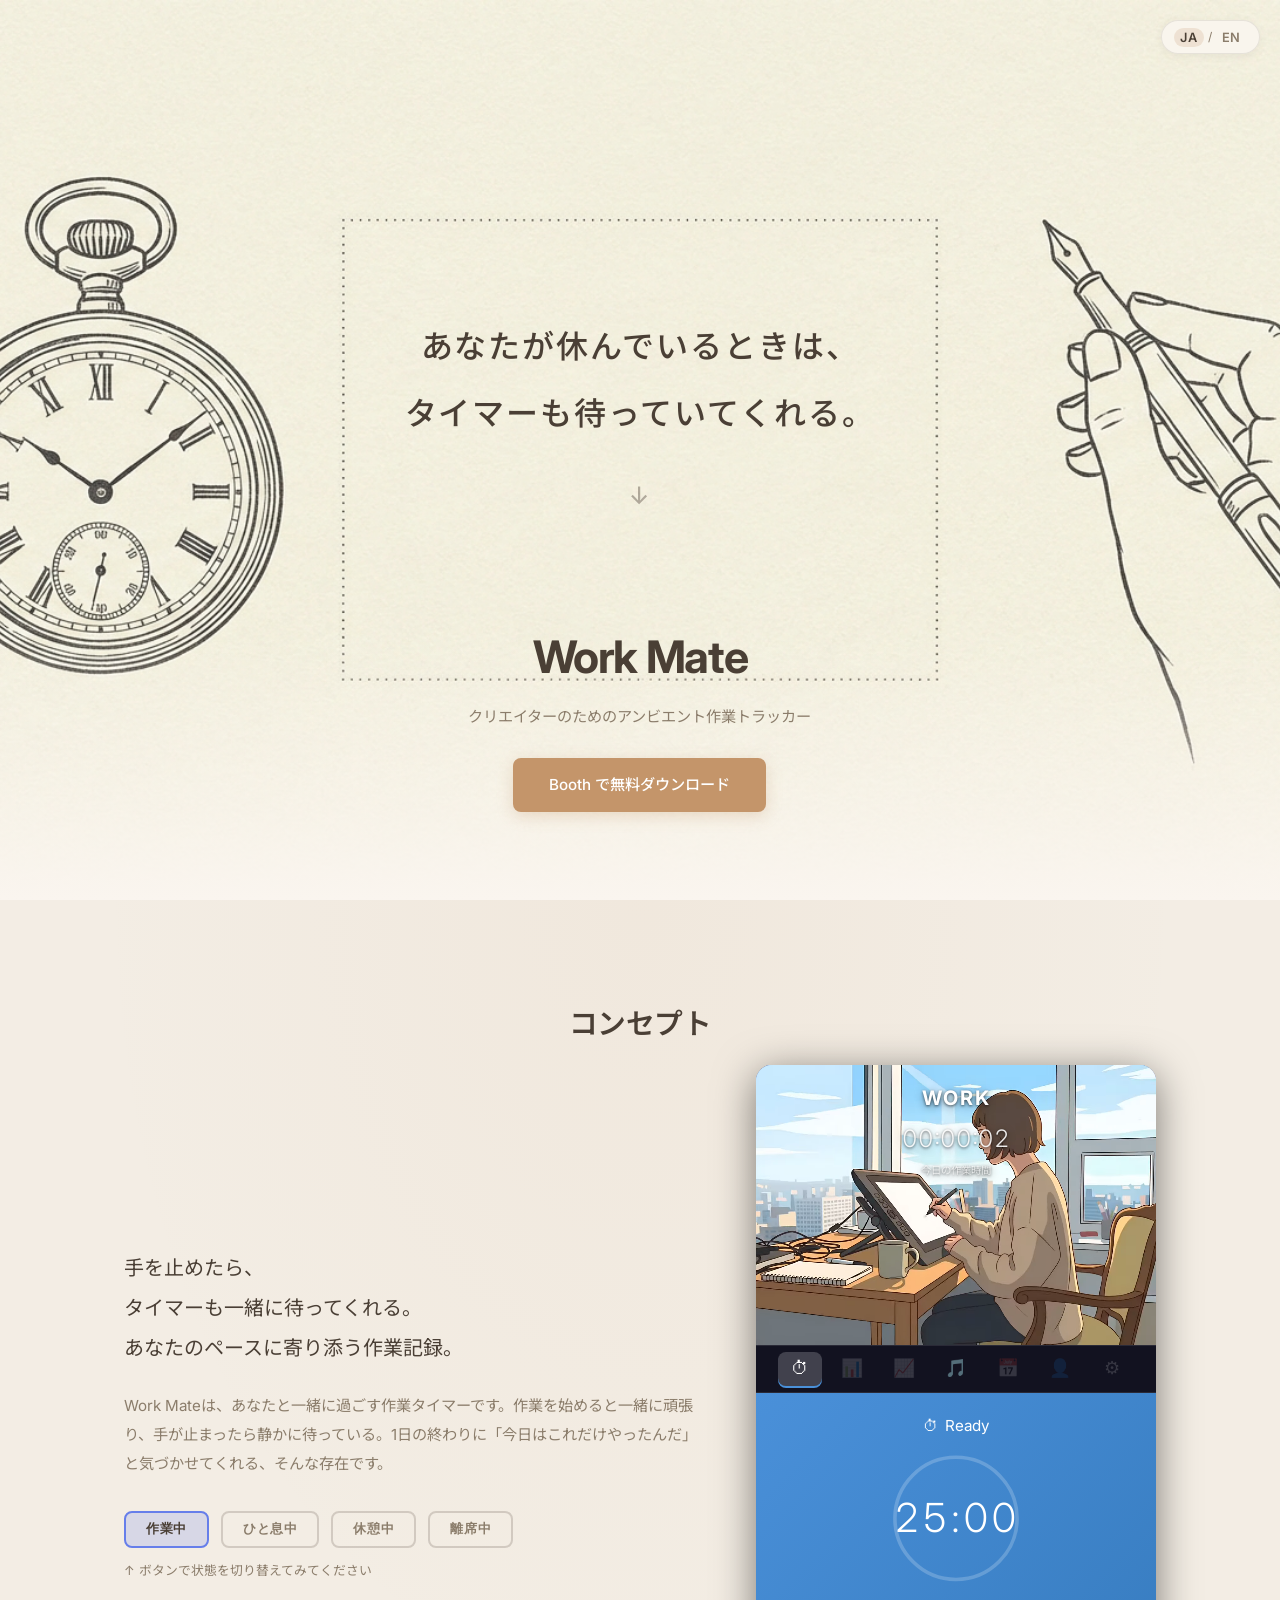
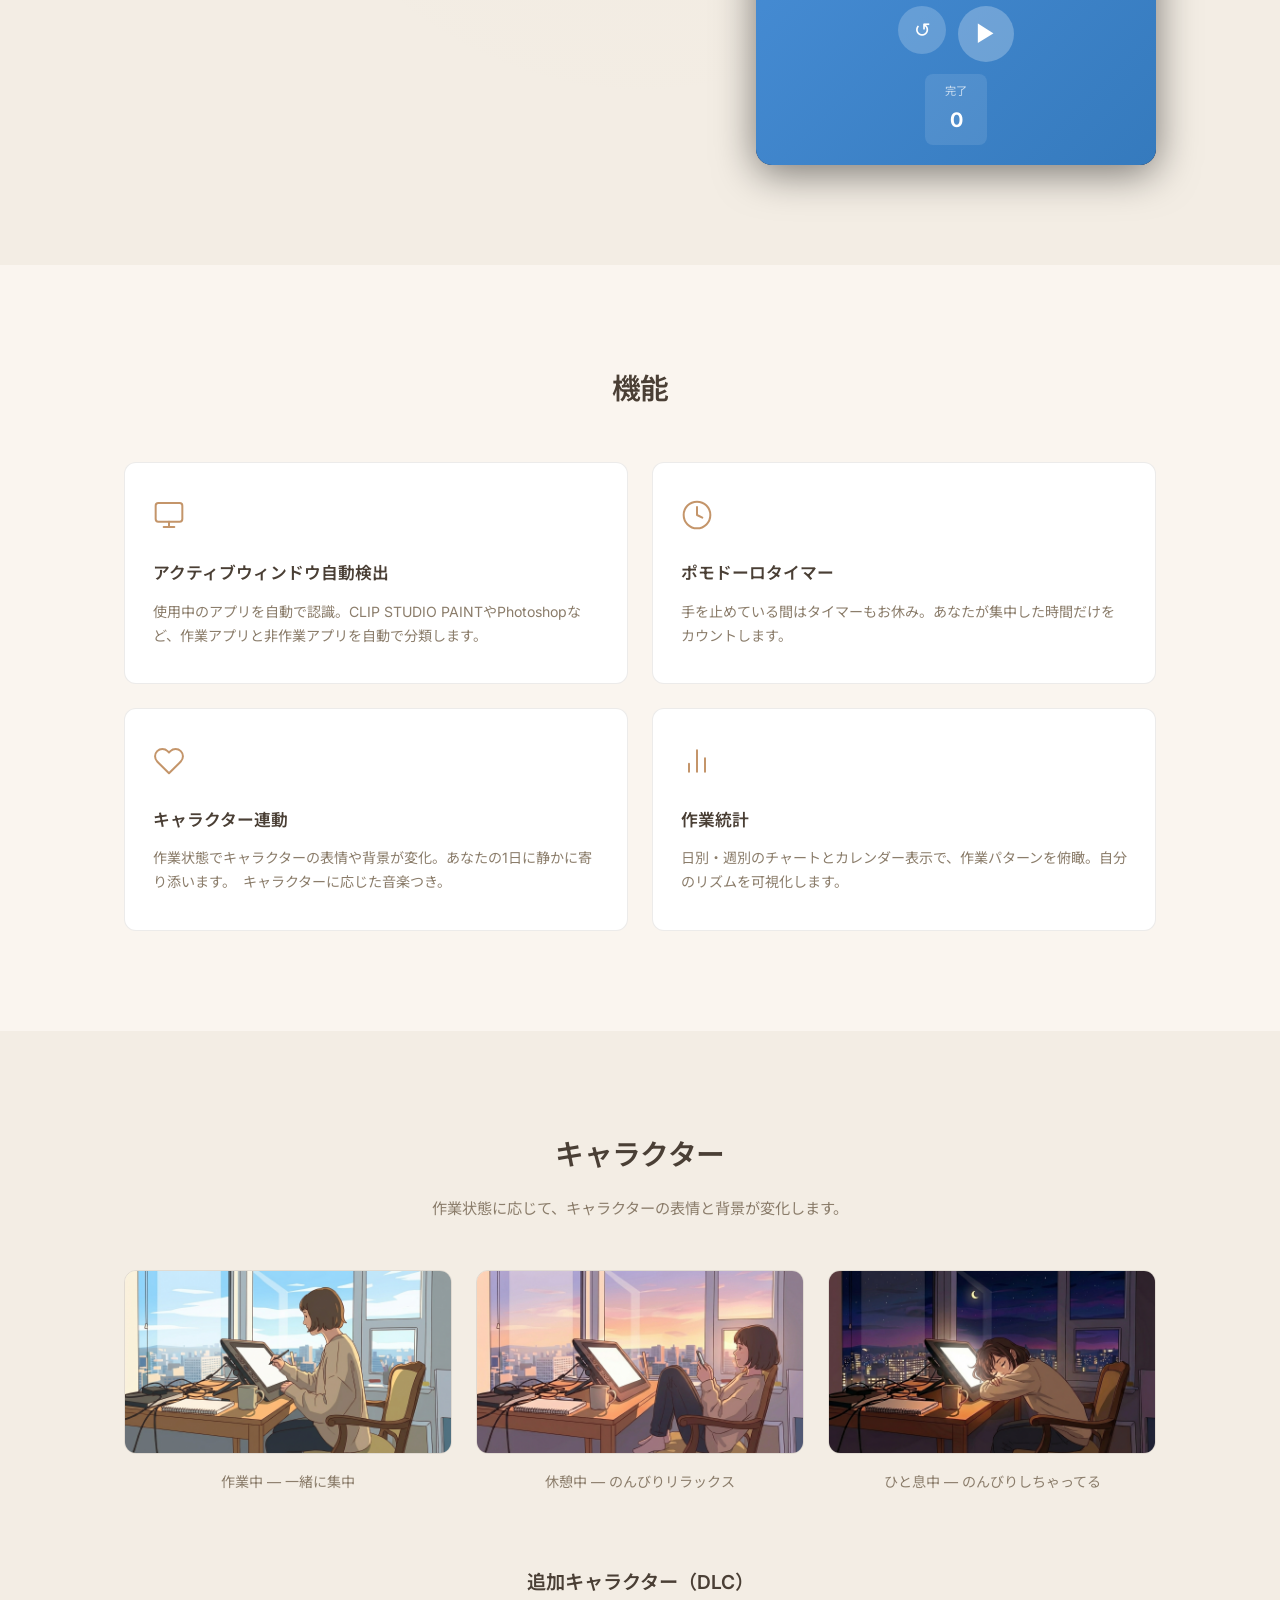
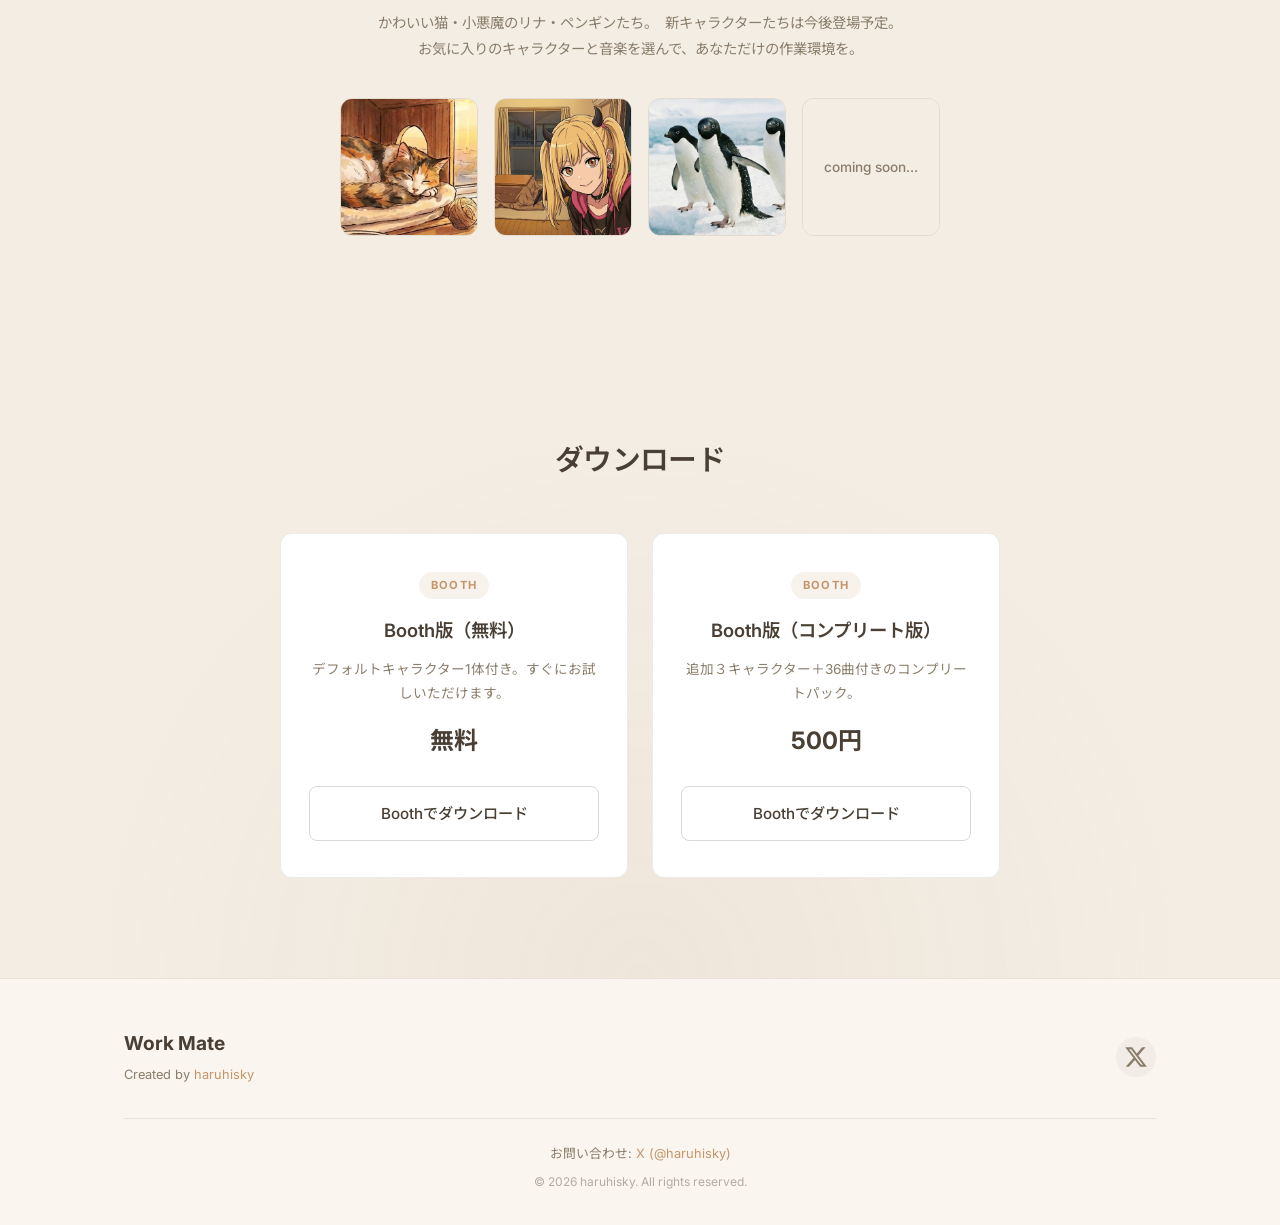
<file: index.html>
<!DOCTYPE html>
<html lang="ja" data-lang="ja">
<head>
  <meta charset="UTF-8">
  <meta name="viewport" content="width=device-width, initial-scale=1.0">
  <!-- Google tag (gtag.js) -->
  <script async src="https://www.googletagmanager.com/gtag/js?id=G-V8KLNQPKJM"></script>
  <script>
    window.dataLayer = window.dataLayer || [];
    function gtag(){dataLayer.push(arguments);}
    gtag('js', new Date());
    gtag('config', 'G-V8KLNQPKJM');
  </script>
  <title>Work Mate — あなたの作業を、静かに見守る</title>
  <meta name="description" content="あなたが休んでいるときは、タイマーも待っていてくれる。Work Mateはクリエイターのための作業記録タイマーです。">
  <link rel="preconnect" href="https://fonts.googleapis.com">
  <link rel="preconnect" href="https://fonts.gstatic.com" crossorigin>
  <link href="https://fonts.googleapis.com/css2?family=Inter:wght@300;400;500;600;700&family=Noto+Sans+JP:wght@300;400;500;600;700&display=swap" rel="stylesheet">
  <link rel="stylesheet" href="style.css">
  <link rel="stylesheet" href="demo.css">
  <!-- OGP -->
  <meta property="og:title" content="Work Mate — あなたの作業を、静かに見守る">
  <meta property="og:description" content="クリエイターのためのアンビエント作業トラッカー。キャラクターがあなたの作業を静かに見守ります。">
  <meta property="og:type" content="website">
  <meta property="og:image" content="https://haruhisky.github.io/workmate/images/bg_work_day.png">
  <meta property="og:url" content="https://haruhisky.github.io/workmate/">
  <meta name="twitter:card" content="summary_large_image">
  <meta name="twitter:site" content="@haruhisky1">
  <meta name="twitter:image" content="https://haruhisky.github.io/workmate/images/bg_work_day.png">
  <meta name="twitter:title" content="Work Mate — あなたの作業を、静かに見守る">
  <meta name="twitter:description" content="クリエイターのためのアンビエント作業トラッカー。キャラクターがあなたの作業を静かに見守ります。">
</head>
<body>

  <!-- ========== Language Toggle ========== -->
  <div class="lang-toggle" aria-label="Language switcher">
    <button class="lang-btn active" data-set-lang="ja">JA</button>
    <span class="lang-divider">/</span>
    <button class="lang-btn" data-set-lang="en">EN</button>
  </div>

  <!-- ========== Hero Section ========== -->
  <!-- 画像差し替え: 3種類から選択。hero-orange.jpeg / hero-orange-simple.jpeg / hero-cream.jpeg -->
  <section id="hero" class="hero" style="background-image: url('images/hero-cream.jpeg');">
    <div class="hero-overlay"></div>
    <div class="hero-content">
      <div class="hero-catchcopy">
        <span class="ja">あなたが休んでいるときは、<br>タイマーも待っていてくれる。</span>
        <span class="en">When you take a break,<br>the timer waits for you.</span>
        <span class="hero-arrow" aria-hidden="true">↓</span>
      </div>
      <div class="hero-sub">
        <h1 class="hero-title">Work Mate</h1>
        <p class="hero-description">
          <span class="ja">クリエイターのためのアンビエント作業トラッカー</span>
          <span class="en">An ambient time tracker for creators</span>
        </p>
        <div class="hero-actions">
          <!-- Steam Wishlist ボタン: SteamストアページURL確定後に href を差し替え -->
          <a href="https://haruhisky.booth.pm/items/7986308" class="btn btn-hero">
            <span class="ja">Booth で無料ダウンロード</span>
            <span class="en">Free Download from Booth</span>
          </a>
        </div>
      </div>
    </div>
  </section>

  <!-- ========== Concept + Demo Section ========== -->
  <section id="concept" class="section concept">
    <div class="container">
      <h2 class="section-title">
        <span class="ja">コンセプト</span>
        <span class="en">Concept</span>
      </h2>
      <div class="concept-demo-layout">
        <!-- Left: Concept Text + State Buttons -->
        <div class="concept-side">
          <p class="concept-lead">
            <span class="ja">手を止めたら、<br>タイマーも一緒に待ってくれる。<br>あなたのペースに寄り添う作業記録。</span>
            <span class="en">When you pause,<br>the timer pauses with you.<br>A work tracker that follows your pace.</span>
          </p>
          <p class="concept-body">
            <span class="ja">Work Mateは、あなたと一緒に過ごす作業タイマーです。作業を始めると一緒に頑張り、手が止まったら静かに待っている。1日の終わりに「今日はこれだけやったんだ」と気づかせてくれる、そんな存在です。</span>
            <span class="en">Work Mate is a timer that spends the day with you. It works when you work, and waits quietly when you pause. At the end of the day, it gently shows you how much you've accomplished.</span>
          </p>
          <!-- State Control Buttons -->
          <div class="demo-state-controls">
            <button class="demo-state-btn active" data-state="work"><span class="ja">作業中</span><span class="en">WORK</span></button>
            <button class="demo-state-btn" data-state="slacking"><span class="ja">ひと息中</span><span class="en">IDLE</span></button>
            <button class="demo-state-btn" data-state="break"><span class="ja">休憩中</span><span class="en">BREAK</span></button>
            <button class="demo-state-btn" data-state="away"><span class="ja">離席中</span><span class="en">AWAY</span></button>
          </div>
          <p class="demo-hint">
            <span class="ja">↑ ボタンで状態を切り替えてみてください</span>
            <span class="en">↑ Try switching states with the buttons above</span>
          </p>
        </div>

        <!-- Right: Demo App -->
        <div class="concept-demo-side demo-desktop">
          <div class="demo-wrapper" data-animate>
            <div class="demo-app">
              <!-- Character Area -->
              <div class="demo-character state-work">
                <div class="demo-char-bg"></div>
                <div class="demo-char-video-container">
                  <video class="demo-char-video demo-char-video-0 active" muted playsinline></video>
                  <video class="demo-char-video demo-char-video-1" muted playsinline></video>
                </div>
                <div class="demo-char-overlay">
                  <div class="demo-state-label">WORK</div>
                  <div class="demo-work-time">00:00:00</div>
                  <div class="demo-work-time-label">
                    <span class="ja">今日の作業時間</span>
                    <span class="en">Today's work time</span>
                  </div>
                </div>
              </div>

              <!-- Navigation -->
              <nav class="demo-nav">
                <button class="demo-nav-tab active" data-tab="timer" title="Timer">⏱</button>
                <button class="demo-nav-tab locked" data-tab="week" title="Week Chart">📊</button>
                <button class="demo-nav-tab locked" data-tab="day" title="Day Chart">📈</button>
                <button class="demo-nav-tab" data-tab="music" title="Music">🎵</button>
                <button class="demo-nav-tab locked" data-tab="calendar" title="Calendar">📅</button>
                <button class="demo-nav-tab locked" data-tab="character" title="Character">👤</button>
                <button class="demo-nav-tab locked" data-tab="settings" title="Settings">⚙</button>
              </nav>

              <!-- Content Panels -->
              <div class="demo-content">
                <!-- Timer Panel -->
                <div class="demo-panel demo-panel-timer demo-pomodoro active" data-panel="timer">
                  <div class="demo-pomo-status">
                    <span class="demo-pomo-status-icon">⏱</span>
                    <span class="demo-pomo-status-label">Ready</span>
                  </div>
                  <div class="demo-pomo-display">
                    <div class="demo-pomo-ring">
                      <svg viewBox="0 0 150 150">
                        <circle class="ring-bg" cx="75" cy="75" r="68"/>
                        <circle class="ring-progress demo-pomo-progress" cx="75" cy="75" r="68"/>
                      </svg>
                    </div>
                    <div class="demo-pomo-time">25:00</div>
                  </div>
                  <div class="demo-pomo-controls">
                    <button class="demo-pomo-btn demo-pomo-reset" title="Reset">↺</button>
                    <button class="demo-pomo-btn start-btn demo-pomo-start" title="Start">▶</button>
                  </div>
                  <div class="demo-pomo-count">
                    <span class="demo-pomo-count-label">
                      <span class="ja">完了</span>
                      <span class="en">Done</span>
                    </span>
                    <span class="demo-pomo-count-value">0</span>
                  </div>
                </div>

                <!-- Music Panel -->
                <div class="demo-panel demo-music" data-panel="music">
                  <div class="demo-music-now">
                    <div class="demo-music-now-label">Now Playing</div>
                    <div class="demo-music-now-track">Minimalist</div>
                  </div>
                  <div class="demo-music-controls">
                    <button class="demo-music-btn demo-music-prev" title="Previous">⏮</button>
                    <button class="demo-music-btn play-btn demo-music-play" title="Play">▶</button>
                    <button class="demo-music-btn demo-music-next" title="Next">⏭</button>
                  </div>
                  <div class="demo-music-volume">
                    <span class="demo-music-volume-icon">🔊</span>
                    <input type="range" class="demo-volume-slider" min="0" max="100" value="50">
                  </div>
                  <div class="demo-music-playlist">
                    <div class="demo-playlist-header">Playlist</div>
                    <div class="demo-playlist-items"></div>
                  </div>
                </div>

                <!-- Locked Panels -->
                <div class="demo-panel demo-locked" data-panel="week">
                  <div class="demo-locked-icon">🔒</div>
                  <div class="demo-locked-text">
                    <span class="ja">週間チャートはデモ版では利用できません</span>
                    <span class="en">Weekly chart is not available in the demo</span>
                  </div>
                  <div class="demo-locked-cta">
                    <a href="https://haruhisky.booth.pm/items/7986308">
                      <span class="ja">無料版をダウンロード →</span>
                      <span class="en">Download the free version →</span>
                    </a>
                  </div>
                </div>
                <div class="demo-panel demo-locked" data-panel="day">
                  <div class="demo-locked-icon">🔒</div>
                  <div class="demo-locked-text">
                    <span class="ja">日別チャートはデモ版では利用できません</span>
                    <span class="en">Daily chart is not available in the demo</span>
                  </div>
                  <div class="demo-locked-cta">
                    <a href="https://haruhisky.booth.pm/items/7986308">
                      <span class="ja">無料版をダウンロード →</span>
                      <span class="en">Download the free version →</span>
                    </a>
                  </div>
                </div>
                <div class="demo-panel demo-locked" data-panel="calendar">
                  <div class="demo-locked-icon">🔒</div>
                  <div class="demo-locked-text">
                    <span class="ja">カレンダーはデモ版では利用できません</span>
                    <span class="en">Calendar is not available in the demo</span>
                  </div>
                  <div class="demo-locked-cta">
                    <a href="https://haruhisky.booth.pm/items/7986308">
                      <span class="ja">無料版をダウンロード →</span>
                      <span class="en">Download the free version →</span>
                    </a>
                  </div>
                </div>
                <div class="demo-panel demo-locked" data-panel="character">
                  <div class="demo-locked-icon">🔒</div>
                  <div class="demo-locked-text">
                    <span class="ja">キャラクター選択はデモ版では利用できません</span>
                    <span class="en">Character select is not available in the demo</span>
                  </div>
                  <div class="demo-locked-cta">
                    <a href="https://haruhisky.booth.pm/items/7986421">
                      <span class="ja">コンプリート版をダウンロード →</span>
                      <span class="en">Download the complete edition →</span>
                    </a>
                  </div>
                </div>
                <div class="demo-panel demo-locked" data-panel="settings">
                  <div class="demo-locked-icon">🔒</div>
                  <div class="demo-locked-text">
                    <span class="ja">設定はデモ版では利用できません</span>
                    <span class="en">Settings are not available in the demo</span>
                  </div>
                  <div class="demo-locked-cta">
                    <a href="https://haruhisky.booth.pm/items/7986308">
                      <span class="ja">無料版をダウンロード →</span>
                      <span class="en">Download the free version →</span>
                    </a>
                  </div>
                </div>
              </div>
            </div>
          </div>
        </div>

        <!-- Mobile: Screenshot Gallery (replaces demo on small screens) -->
        <div class="demo-mobile-gallery">
          <div class="demo-gallery-grid">
            <img src="images/001.png" alt="Screenshot 1" loading="lazy">
            <img src="images/002.png" alt="Screenshot 2" loading="lazy">
            <img src="images/003.png" alt="Screenshot 3" loading="lazy">
            <img src="images/004.png" alt="Screenshot 4" loading="lazy">
            <img src="images/005.png" alt="Screenshot 5" loading="lazy">
            <img src="images/006.png" alt="Screenshot 6" loading="lazy">
            <img src="images/007.png" alt="Screenshot 7" loading="lazy">
            <img src="images/008.png" alt="Screenshot 8" loading="lazy">
          </div>
        </div>
      </div>
    </div>
  </section>

  <!-- ========== Features Section ========== -->
  <section id="features" class="section features">
    <div class="container">
      <h2 class="section-title">
        <span class="ja">機能</span>
        <span class="en">Features</span>
      </h2>
      <div class="features-grid">
        <!-- Feature 1: Active Window Detection -->
        <div class="feature-card" data-animate>
          <div class="feature-icon">
            <svg viewBox="0 0 24 24" width="32" height="32" fill="none" stroke="currentColor" stroke-width="1.5" stroke-linecap="round" stroke-linejoin="round"><rect x="2" y="3" width="20" height="14" rx="2"/><line x1="8" y1="21" x2="16" y2="21"/><line x1="12" y1="17" x2="12" y2="21"/></svg>
          </div>
          <h3 class="feature-title">
            <span class="ja">アクティブウィンドウ自動検出</span>
            <span class="en">Active Window Detection</span>
          </h3>
          <p class="feature-desc">
            <span class="ja">使用中のアプリを自動で認識。CLIP STUDIO PAINTやPhotoshopなど、作業アプリと非作業アプリを自動で分類します。</span>
            <span class="en">Automatically detects the app you're using. Classifies work apps like CLIP STUDIO PAINT and Photoshop from non-work apps.</span>
          </p>
        </div>
        <!-- Feature 2: Pomodoro Timer -->
        <div class="feature-card" data-animate>
          <div class="feature-icon">
            <svg viewBox="0 0 24 24" width="32" height="32" fill="none" stroke="currentColor" stroke-width="1.5" stroke-linecap="round" stroke-linejoin="round"><circle cx="12" cy="12" r="10"/><polyline points="12 6 12 12 16 14"/></svg>
          </div>
          <h3 class="feature-title">
            <span class="ja">ポモドーロタイマー</span>
            <span class="en">Pomodoro Timer</span>
          </h3>
          <p class="feature-desc">
            <span class="ja">手を止めている間はタイマーもお休み。あなたが集中した時間だけをカウントします。</span>
            <span class="en">The timer rests while you rest. It only counts the time you're truly focused.</span>
          </p>
        </div>
        <!-- Feature 3: Character Sync -->
        <div class="feature-card" data-animate>
          <div class="feature-icon">
            <svg viewBox="0 0 24 24" width="32" height="32" fill="none" stroke="currentColor" stroke-width="1.5" stroke-linecap="round" stroke-linejoin="round"><path d="M20.84 4.61a5.5 5.5 0 0 0-7.78 0L12 5.67l-1.06-1.06a5.5 5.5 0 0 0-7.78 7.78l1.06 1.06L12 21.23l7.78-7.78 1.06-1.06a5.5 5.5 0 0 0 0-7.78z"/></svg>
          </div>
          <h3 class="feature-title">
            <span class="ja">キャラクター連動</span>
            <span class="en">Character Sync</span>
          </h3>
          <p class="feature-desc">
            <span class="ja">作業状態でキャラクターの表情や背景が変化。あなたの1日に静かに寄り添います。　キャラクターに応じた音楽つき。</span>
            <span class="en">Character expressions and backgrounds shift with your work state. A quiet companion throughout your day — each with their own music.</span>
          </p>
        </div>
        <!-- Feature 4: Statistics -->
        <div class="feature-card" data-animate>
          <div class="feature-icon">
            <svg viewBox="0 0 24 24" width="32" height="32" fill="none" stroke="currentColor" stroke-width="1.5" stroke-linecap="round" stroke-linejoin="round"><line x1="18" y1="20" x2="18" y2="10"/><line x1="12" y1="20" x2="12" y2="4"/><line x1="6" y1="20" x2="6" y2="14"/></svg>
          </div>
          <h3 class="feature-title">
            <span class="ja">作業統計</span>
            <span class="en">Work Statistics</span>
          </h3>
          <p class="feature-desc">
            <span class="ja">日別・週別のチャートとカレンダー表示で、作業パターンを俯瞰。自分のリズムを可視化します。</span>
            <span class="en">Daily and weekly charts with a calendar view to see your work patterns at a glance. Visualize your own rhythm.</span>
          </p>
        </div>
      </div>
    </div>
  </section>

  <!-- ========== Character Gallery Section ========== -->
  <section id="gallery" class="section gallery">
    <div class="container">
      <h2 class="section-title">
        <span class="ja">キャラクター</span>
        <span class="en">Characters</span>
      </h2>
      <p class="section-subtitle">
        <span class="ja">作業状態に応じて、キャラクターの表情と背景が変化します。</span>
        <span class="en">Character expressions and backgrounds change based on your work state</span>
      </p>

      <!-- State Showcase: Work → Break → Slack -->
      <div class="gallery-states">
        <div class="gallery-state" data-animate>
          <div class="gallery-image-wrapper">
            <img src="images/bg_work_day.png" alt="Working state" loading="lazy">
          </div>
          <p class="gallery-state-label">
            <span class="ja">作業中 — 一緒に集中</span>
            <span class="en">Working — Focused together</span>
          </p>
        </div>
        <div class="gallery-state" data-animate>
          <div class="gallery-image-wrapper">
            <img src="images/bg_break_morning.png" alt="Break state" loading="lazy">
          </div>
          <p class="gallery-state-label">
            <span class="ja">休憩中 — のんびりリラックス</span>
            <span class="en">On break — Relaxing together</span>
          </p>
        </div>
        <div class="gallery-state" data-animate>
          <div class="gallery-image-wrapper">
            <img src="images/bg_slack_night.png" alt="Slacking state" loading="lazy">
          </div>
          <p class="gallery-state-label">
            <span class="ja">ひと息中 — のんびりしちゃってる</span>
            <span class="en">Taking it easy — Relaxing a little too much</span>
          </p>
        </div>
      </div>

      <!-- DLC Characters -->
      <div class="gallery-dlc">
        <h3 class="gallery-dlc-title">
          <span class="ja">追加キャラクター（DLC）</span>
          <span class="en">Additional Characters (DLC)</span>
        </h3>
        <p class="gallery-dlc-desc">
          <span class="ja">かわいい猫・小悪魔のリナ・ペンギンたち。　新キャラクターたちは今後登場予定。<br>お気に入りのキャラクターと音楽を選んで、あなただけの作業環境を。</span>
          <span class="en">An adorable cat, the mischievous Lina, a penguin, and more characters coming soon.<br>Pick your favorite character and music to create your own workspace.</span>
        </p>
        <div class="gallery-dlc-grid">
          <div class="dlc-card" data-animate>
            <img src="images/cat.png" alt="Cat character" loading="lazy">
          </div>
          <div class="dlc-card" data-animate>
            <img src="images/rina.png" alt="Lina character" loading="lazy">
          </div>
          <div class="dlc-card" data-animate>
            <img src="images/penguin.png" alt="Penguin character" loading="lazy">
          </div>
          <div class="dlc-card dlc-card-coming" data-animate>
            <div class="dlc-image-placeholder">
              <span>coming soon...</span>
            </div>
          </div>
        </div>
      </div>
    </div>
  </section>

  <!-- ========== Download / Steam Section ========== -->
  <section id="download" class="section download">
    <div class="container">
      <h2 class="section-title">
        <span class="ja">ダウンロード</span>
        <span class="en">Download</span>
      </h2>
      <div class="download-options">
        <!-- Steam 
        <div class="download-card" data-animate>
          <div class="download-card-badge">Steam</div>
          <h3 class="download-card-title">
            <span class="ja">Steam版</span>
            <span class="en">Steam Edition</span>
          </h3>
          <p class="download-card-desc">
            <span class="ja">自動アップデート対応。追加キャラクターDLC購入可能。</span>
            <span class="en">Auto-updates included. Purchase additional character DLC.</span>
          </p>
          <p class="download-card-price">
            <span class="ja">基本無料</span>
            <span class="en">Free to Play</span>
          </p>  -->
          <!-- Steam Wishlist ボタン: SteamストアページURL確定後に href を差し替え 
          <a href="#" class="btn btn-primary btn-block">
            <span class="ja">Steamでウィッシュリストに追加</span>
            <span class="en">Wishlist on Steam</span>
          </a>
        </div> 
        -->

        <!-- Booth -->
        <div class="download-card" data-animate>
          <div class="download-card-badge">Booth</div>
          <h3 class="download-card-title">
            <span class="ja">Booth版（無料）</span>
            <span class="en">Booth Edition (Free)</span>
          </h3>
          <p class="download-card-desc">
            <span class="ja">デフォルトキャラクター1体付き。すぐにお試しいただけます。</span>
            <span class="en">Includes one default character. Try it right away.</span>
          </p>
          <p class="download-card-price">
            <span class="ja">無料</span>
            <span class="en">Free</span>
          </p>
          <!-- Booth URL確定後に href を差し替え -->
          <a href="https://haruhisky.booth.pm/items/7986308" class="btn btn-secondary btn-block">
            <span class="ja">Boothでダウンロード</span>
            <span class="en">Download on Booth</span>
          </a>
        </div>
        <!-- Booth complete -->
        <div class="download-card" data-animate>
          <div class="download-card-badge">Booth</div>
          <h3 class="download-card-title">
            <span class="ja">Booth版（コンプリート版）</span>
            <span class="en">Booth Edition (Complete)</span>
          </h3>
          <p class="download-card-desc">
            <span class="ja">追加３キャラクター＋36曲付きのコンプリートパック。</span>
            <span class="en">Complete pack with 3 extra characters and 36 music tracks.</span>
          </p>
          <p class="download-card-price">
            <span class="ja">500円</span>
            <span class="en">&yen;500</span>
          </p>
          <!-- Booth URL確定後に href を差し替え -->
          <a href="https://haruhisky.booth.pm/items/7986421" class="btn btn-secondary btn-block">
            <span class="ja">Boothでダウンロード</span>
            <span class="en">Download on Booth</span>
          </a>
        </div>
      </div>
    </div>
  </section>

  <!-- ========== Footer ========== -->
  <footer class="footer">
    <div class="container">
      <div class="footer-content">
        <div class="footer-brand">
          <span class="footer-logo">Work Mate</span>
          <p class="footer-credit">Created by <a href="https://x.com/haruhisky1" target="_blank" rel="noopener">haruhisky</a></p>
        </div>
        <div class="footer-links">
          <!-- X (Twitter) -->
          <a href="https://x.com/haruhisky1" target="_blank" rel="noopener" class="footer-social" aria-label="X (Twitter)">
            <svg viewBox="0 0 24 24" width="24" height="24" fill="currentColor"><path d="M18.244 2.25h3.308l-7.227 8.26 8.502 11.24H16.17l-5.214-6.817L4.99 21.75H1.68l7.73-8.835L1.254 2.25H8.08l4.713 6.231zm-1.161 17.52h1.833L7.084 4.126H5.117z"/></svg>
          </a>
          <!-- YouTube: アカウント作成後に有効化
          <a href="#" target="_blank" rel="noopener" class="footer-social" aria-label="YouTube">
            <svg viewBox="0 0 24 24" width="24" height="24" fill="currentColor"><path d="M23.498 6.186a3.016 3.016 0 0 0-2.122-2.136C19.505 3.545 12 3.545 12 3.545s-7.505 0-9.377.505A3.017 3.017 0 0 0 .502 6.186C0 8.07 0 12 0 12s0 3.93.502 5.814a3.016 3.016 0 0 0 2.122 2.136c1.871.505 9.376.505 9.376.505s7.505 0 9.377-.505a3.015 3.015 0 0 0 2.122-2.136C24 15.93 24 12 24 12s0-3.93-.502-5.814zM9.545 15.568V8.432L15.818 12l-6.273 3.568z"/></svg>
          </a>
          -->
          <!-- TikTok: アカウント作成後に有効化
          <a href="#" target="_blank" rel="noopener" class="footer-social" aria-label="TikTok">
            <svg viewBox="0 0 24 24" width="24" height="24" fill="currentColor"><path d="M19.59 6.69a4.83 4.83 0 0 1-3.77-4.25V2h-3.45v13.67a2.89 2.89 0 0 1-2.88 2.5 2.89 2.89 0 0 1-2.89-2.89 2.89 2.89 0 0 1 2.89-2.89c.28 0 .54.04.79.1v-3.5a6.37 6.37 0 0 0-.79-.05A6.34 6.34 0 0 0 3.15 15a6.34 6.34 0 0 0 6.34 6.34 6.34 6.34 0 0 0 6.34-6.34V8.1a8.16 8.16 0 0 0 4.76 1.52v-3.4a4.85 4.85 0 0 1-1-.47z"/></svg>
          </a>
          -->
        </div>
      </div>
      <div class="footer-bottom">
        <p class="footer-contact">
          <span class="ja">お問い合わせ: </span>
          <span class="en">Contact: </span>
          <a href="https://x.com/haruhisky1" target="_blank" rel="noopener">X (@haruhisky)</a>
        </p>
        <p class="footer-copyright">&copy; 2026 haruhisky. All rights reserved.</p>
      </div>
    </div>
  </footer>

  <script src="script.js"></script>
  <script src="demo.js"></script>
</body>
</html>
</file>
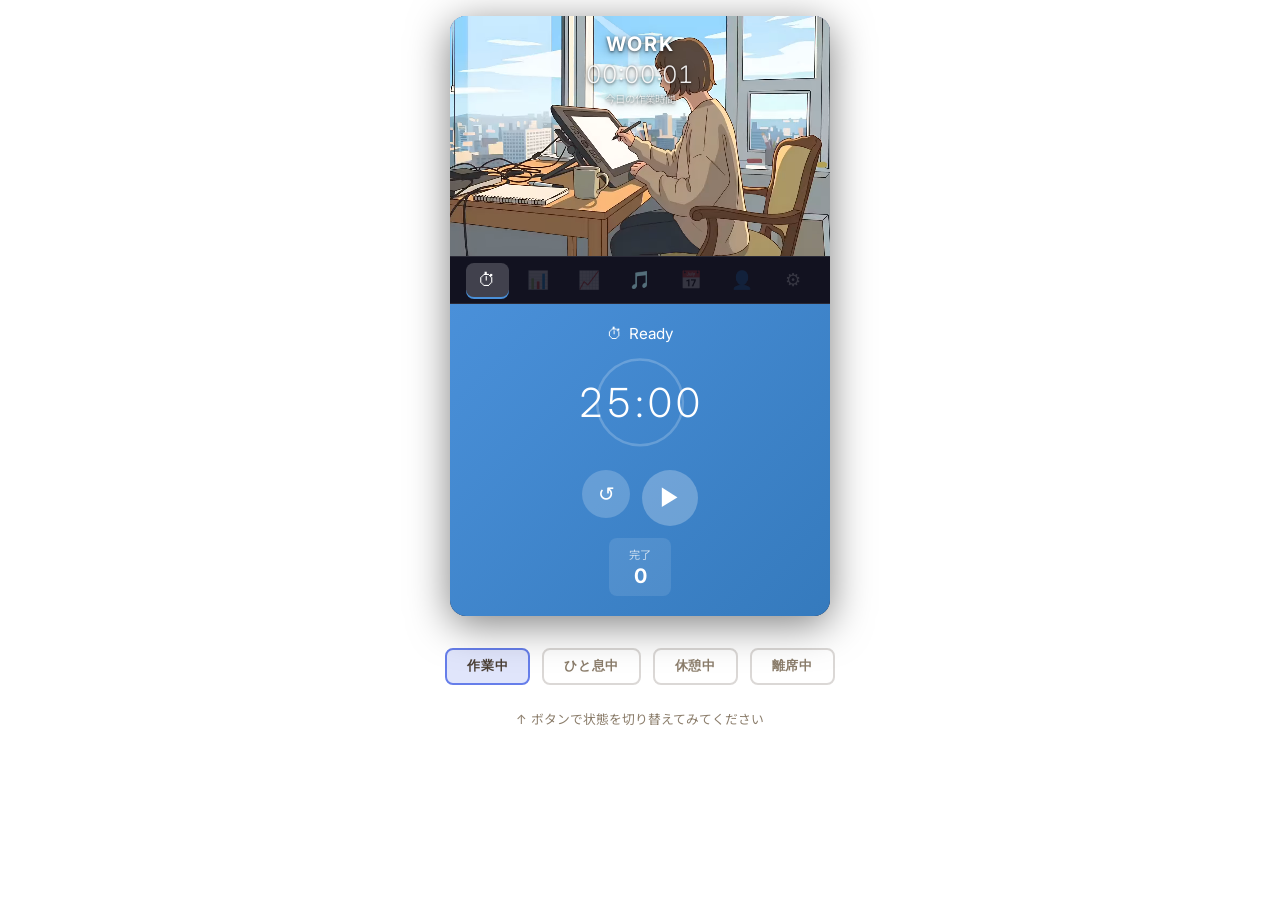
<file: demo-embed.html>
<!DOCTYPE html>
<html lang="ja">
<head>
<meta charset="UTF-8">
<meta name="viewport" content="width=device-width, initial-scale=1.0">
<title>Work Mate Demo</title>
<link rel="preconnect" href="https://fonts.googleapis.com">
<link rel="preconnect" href="https://fonts.gstatic.com" crossorigin>
<link href="https://fonts.googleapis.com/css2?family=Inter:wght@300;400;500;600;700&family=Noto+Sans+JP:wght@300;400;500;600;700&display=swap" rel="stylesheet">
<link rel="stylesheet" href="demo.css">
<style>
*, *::before, *::after { margin: 0; padding: 0; box-sizing: border-box; }
body {
  font-family: 'Inter', 'Noto Sans JP', sans-serif;
  background: transparent;
  display: flex;
  flex-direction: column;
  align-items: center;
  gap: 1rem;
  padding: 1rem;
}
.en { display: none; }
.demo-wrapper {
  max-width: 380px;
  width: 100%;
}
.demo-app {
  height: 600px;
}
.demo-state-controls {
  margin-top: 1rem;
}
.demo-hint {
  margin-top: 0.5rem;
  margin-bottom: 0;
}
</style>
</head>
<body>

<!-- Demo App -->
<div class="demo-wrapper">
  <div class="demo-app">
    <!-- Character Area -->
    <div class="demo-character state-work">
      <div class="demo-char-bg"></div>
      <div class="demo-char-video-container">
        <video class="demo-char-video demo-char-video-0 active" muted playsinline></video>
        <video class="demo-char-video demo-char-video-1" muted playsinline></video>
      </div>
      <div class="demo-char-overlay">
        <div class="demo-state-label">WORK</div>
        <div class="demo-work-time">00:00:00</div>
        <div class="demo-work-time-label">今日の作業時間</div>
      </div>
    </div>

    <!-- Navigation -->
    <nav class="demo-nav">
      <button class="demo-nav-tab active" data-tab="timer" title="Timer">&#x23F1;</button>
      <button class="demo-nav-tab locked" data-tab="week" title="Week Chart">&#x1F4CA;</button>
      <button class="demo-nav-tab locked" data-tab="day" title="Day Chart">&#x1F4C8;</button>
      <button class="demo-nav-tab" data-tab="music" title="Music">&#x1F3B5;</button>
      <button class="demo-nav-tab locked" data-tab="calendar" title="Calendar">&#x1F4C5;</button>
      <button class="demo-nav-tab locked" data-tab="character" title="Character">&#x1F464;</button>
      <button class="demo-nav-tab locked" data-tab="settings" title="Settings">&#x2699;</button>
    </nav>

    <!-- Content Panels -->
    <div class="demo-content">
      <!-- Timer Panel -->
      <div class="demo-panel demo-panel-timer demo-pomodoro active" data-panel="timer">
        <div class="demo-pomo-status">
          <span class="demo-pomo-status-icon">&#x23F1;</span>
          <span class="demo-pomo-status-label">Ready</span>
        </div>
        <div class="demo-pomo-display">
          <div class="demo-pomo-ring">
            <svg viewBox="0 0 150 150">
              <circle class="ring-bg" cx="75" cy="75" r="68"/>
              <circle class="ring-progress demo-pomo-progress" cx="75" cy="75" r="68"/>
            </svg>
          </div>
          <div class="demo-pomo-time">25:00</div>
        </div>
        <div class="demo-pomo-controls">
          <button class="demo-pomo-btn demo-pomo-reset" title="Reset">&#x21BA;</button>
          <button class="demo-pomo-btn start-btn demo-pomo-start" title="Start">&#x25B6;</button>
        </div>
        <div class="demo-pomo-count">
          <span class="demo-pomo-count-label">完了</span>
          <span class="demo-pomo-count-value">0</span>
        </div>
      </div>

      <!-- Music Panel -->
      <div class="demo-panel demo-music" data-panel="music">
        <div class="demo-music-now">
          <div class="demo-music-now-label">Now Playing</div>
          <div class="demo-music-now-track">Minimalist</div>
        </div>
        <div class="demo-music-controls">
          <button class="demo-music-btn demo-music-prev" title="Previous">&#x23EE;</button>
          <button class="demo-music-btn play-btn demo-music-play" title="Play">&#x25B6;</button>
          <button class="demo-music-btn demo-music-next" title="Next">&#x23ED;</button>
        </div>
        <div class="demo-music-volume">
          <span class="demo-music-volume-icon">&#x1F50A;</span>
          <input type="range" class="demo-volume-slider" min="0" max="100" value="50">
        </div>
        <div class="demo-music-playlist">
          <div class="demo-playlist-header">Playlist</div>
          <div class="demo-playlist-items"></div>
        </div>
      </div>

      <!-- Locked Panels -->
      <div class="demo-panel demo-locked" data-panel="week">
        <div class="demo-locked-icon">&#x1F512;</div>
        <div class="demo-locked-text">週間チャートはデモ版では利用できません</div>
        <div class="demo-locked-cta"><a href="https://haruhisky.booth.pm/items/7986308">無料版をダウンロード &rarr;</a></div>
      </div>
      <div class="demo-panel demo-locked" data-panel="day">
        <div class="demo-locked-icon">&#x1F512;</div>
        <div class="demo-locked-text">日別チャートはデモ版では利用できません</div>
        <div class="demo-locked-cta"><a href="https://haruhisky.booth.pm/items/7986308">無料版をダウンロード &rarr;</a></div>
      </div>
      <div class="demo-panel demo-locked" data-panel="calendar">
        <div class="demo-locked-icon">&#x1F512;</div>
        <div class="demo-locked-text">カレンダーはデモ版では利用できません</div>
        <div class="demo-locked-cta"><a href="https://haruhisky.booth.pm/items/7986308">無料版をダウンロード &rarr;</a></div>
      </div>
      <div class="demo-panel demo-locked" data-panel="character">
        <div class="demo-locked-icon">&#x1F512;</div>
        <div class="demo-locked-text">キャラクター設定はデモ版では利用できません</div>
        <div class="demo-locked-cta"><a href="https://haruhisky.booth.pm/items/7986308">無料版をダウンロード &rarr;</a></div>
      </div>
      <div class="demo-panel demo-locked" data-panel="settings">
        <div class="demo-locked-icon">&#x1F512;</div>
        <div class="demo-locked-text">設定はデモ版では利用できません</div>
        <div class="demo-locked-cta"><a href="https://haruhisky.booth.pm/items/7986308">無料版をダウンロード &rarr;</a></div>
      </div>
    </div>
  </div>
</div>

<!-- State Control Buttons (shown when not embedded) -->
<div class="demo-state-controls" id="localControls">
  <button class="demo-state-btn active" data-state="work">作業中</button>
  <button class="demo-state-btn" data-state="slacking">ひと息中</button>
  <button class="demo-state-btn" data-state="break">休憩中</button>
  <button class="demo-state-btn" data-state="away">離席中</button>
</div>
<p class="demo-hint" id="localHint">&#x2191; ボタンで状態を切り替えてみてください</p>

<script>
// Inline demo.js with mobile check removed
(function () {
  'use strict';

  var ASSET_BASE = 'demo/';

  var CharacterDemo = {
    currentState: 'work',
    previousState: null,
    activeVideoIndex: 0,
    videos: [],
    currentVideoPath: null,
    playingType: 'loop',
    preloadedPath: null,
    _preloadRequestId: 0,
    workTimeSec: 0,
    workTimerInterval: null,
    randomEventTimer: null,
    isPlayingEvent: false,
    RANDOM_EVENTS: { work: ['stretch','drink','think','nob'], break: ['stretch'], slacking: [], away: [] },
    stateConfig: { work:{label:'WORK'}, break:{label:'BREAK'}, away:{label:'AWAY'}, slacking:{label:'SLACKING'} },

    init: function(){
      this.el = {
        area: document.querySelector('.demo-character'),
        bg: document.querySelector('.demo-char-bg'),
        label: document.querySelector('.demo-state-label'),
        time: document.querySelector('.demo-work-time')
      };
      this.videos = [document.querySelector('.demo-char-video-0'), document.querySelector('.demo-char-video-1')];
      this.activeVideoIndex = 0;
      this.updateVideo();
      this.startWorkTimer();
      this.startRandomEventTimer();
    },
    getShortState: function(s){ return s==='slacking'?'slack':s; },
    getLoopFileName: function(s){ var sh=this.getShortState(s); return s==='work'?'loop_work_pen_day':'loop_'+sh+'_day'; },
    getTransFileName: function(f,t){ return 'trans_'+this.getShortState(f)+'_to_'+this.getShortState(t)+'_day'; },
    getEventFileName: function(s,a){ return 'event_'+this.getShortState(s)+'_'+a+'_day'; },
    videoPath: function(folder,base){ return ASSET_BASE+folder+'/'+base; },

    setState: function(state){
      if(state===this.currentState) return;
      this.stopRandomEventTimer(); this.isPlayingEvent=false;
      var prev=this.currentState; this.previousState=prev; this.currentState=state;
      this.el.area.className='demo-character state-'+state;
      this.el.label.textContent=this.stateConfig[state].label;
      if((prev==='work'&&state==='slacking')||(prev==='slacking'&&state==='work')||(prev==='away'&&state==='work')||(prev==='work'&&state==='break')||(prev==='break'&&state==='work')||(prev==='slacking'&&state==='away')){
        this.playTransition(prev,state);
      } else { this.updateVideo(); }
      PomodoroDemo.onStateChange(state);
    },
    updateVideo: function(){ this.playLoopVideo(this.getLoopFileName(this.currentState)); },
    playLoopVideo: function(base){
      var self=this, webm=this.videoPath('loop',base+'.webm'), mp4=this.videoPath('loop',base+'.mp4');
      this.playingType='loop'; this.currentVideoPath=webm;
      this.preloadVideo(webm,true,function(){
        if(self.preloadedPath){self.playPreloaded();self.updateBg();self.startRandomEventTimer();return;}
        self.currentVideoPath=mp4;
        self.preloadVideo(mp4,true,function(){if(self.preloadedPath)self.playPreloaded();self.updateBg();self.startRandomEventTimer();});
      });
    },
    playTransition: function(from,to){
      var self=this,base=this.getTransFileName(from,to),webm=this.videoPath('transition',base+'.webm'),mp4=this.videoPath('transition',base+'.mp4'),loop=this.getLoopFileName(to);
      this.playingType='transition'; this.currentVideoPath=webm;
      this.preloadVideo(webm,false,function(){
        if(!self.preloadedPath){self.currentVideoPath=mp4;self.preloadVideo(mp4,false,function(){if(!self.preloadedPath){self.playLoopVideo(loop);return;}self._playTransitionVideo(loop);});return;}
        self._playTransitionVideo(loop);
      });
    },
    _playTransitionVideo: function(loop){
      var self=this, v=this.getInactiveVideo();
      v.onended=function(){v.onended=null;self.playLoopVideo(loop);};
      this.swapVideos(); v.play().catch(function(){self.playLoopVideo(loop);}); this.preloadedPath=null; this.updateBg();
    },
    updateBg: function(){ this.el.bg.style.backgroundImage='url('+ASSET_BASE+'background/bg_'+this.getShortState(this.currentState)+'_day.png)'; },
    getActiveVideo: function(){ return this.videos[this.activeVideoIndex]; },
    getInactiveVideo: function(){ return this.videos[1-this.activeVideoIndex]; },
    swapVideos: function(){ var o=this.videos[this.activeVideoIndex],n=this.getInactiveVideo(); this.activeVideoIndex=1-this.activeVideoIndex; o.classList.remove('active'); n.classList.add('active'); o.pause(); },
    preloadVideo: function(path,loop,cb){
      var self=this, v=this.getInactiveVideo(); v.oncanplaythrough=null; v.onerror=null;
      var rid=this._preloadRequestId=(this._preloadRequestId||0)+1;
      v.loop=loop; v.src=path; v.load();
      v.oncanplaythrough=function(){v.oncanplaythrough=null;v.onerror=null;if(rid!==self._preloadRequestId)return;self.preloadedPath=path;if(cb)cb();};
      v.onerror=function(){v.onerror=null;v.oncanplaythrough=null;if(rid!==self._preloadRequestId)return;self.preloadedPath=null;if(cb)cb();};
    },
    playPreloaded: function(){ var v=this.getInactiveVideo(); this.swapVideos(); v.play().catch(function(){}); this.preloadedPath=null; },
    startWorkTimer: function(){ var self=this; this.workTimerInterval=setInterval(function(){if(self.currentState==='work'){self.workTimeSec++;self.updateTimeDisplay();}},1000); },
    updateTimeDisplay: function(){ var h=Math.floor(this.workTimeSec/3600),m=Math.floor((this.workTimeSec%3600)/60),s=this.workTimeSec%60,p=function(n){return n<10?'0'+n:''+n;}; this.el.time.textContent=p(h)+':'+p(m)+':'+p(s); },
    startRandomEventTimer: function(){
      this.stopRandomEventTimer(); if(this.isPlayingEvent)return;
      var self=this, evts=this.RANDOM_EVENTS[this.currentState]; if(!evts||!evts.length)return;
      this.randomEventTimer=setTimeout(function(){self.triggerRandomEvent();},60000+Math.random()*120000);
    },
    stopRandomEventTimer: function(){ if(this.randomEventTimer){clearTimeout(this.randomEventTimer);this.randomEventTimer=null;} },
    triggerRandomEvent: function(){
      var evts=this.RANDOM_EVENTS[this.currentState]; if(!evts||!evts.length||this.playingType!=='loop')return;
      var action=evts[Math.floor(Math.random()*evts.length)], base=this.getEventFileName(this.currentState,action);
      var webm=this.videoPath('event',base+'.webm'), mp4=this.videoPath('event',base+'.mp4'), self=this;
      this.isPlayingEvent=true; this.playingType='event'; this.currentVideoPath=webm;
      var loop=this.getLoopFileName(this.currentState);
      this.preloadVideo(webm,false,function(){
        if(!self.preloadedPath){self.currentVideoPath=mp4;self.preloadVideo(mp4,false,function(){if(!self.preloadedPath){self.isPlayingEvent=false;self.playLoopVideo(loop);return;}self._playEventVideo(loop);});return;}
        self._playEventVideo(loop);
      });
    },
    _playEventVideo: function(loop){
      var self=this, v=this.getInactiveVideo();
      v.onended=function(){v.onended=null;self.isPlayingEvent=false;self.playLoopVideo(loop);};
      this.swapVideos(); v.play().catch(function(){self.isPlayingEvent=false;self.playLoopVideo(loop);}); this.preloadedPath=null;
    }
  };

  var PomodoroDemo = {
    state:'idle', isRunning:false, totalSeconds:25*60, remainingSeconds:25*60, workDuration:25*60, breakDuration:5*60, completedCount:0, tickInterval:null, circumference:0,
    init: function(){
      this.el={panel:document.querySelector('.demo-panel-timer'),time:document.querySelector('.demo-pomo-time'),statusIcon:document.querySelector('.demo-pomo-status-icon'),statusLabel:document.querySelector('.demo-pomo-status-label'),startBtn:document.querySelector('.demo-pomo-start'),resetBtn:document.querySelector('.demo-pomo-reset'),progressBar:document.querySelector('.demo-pomo-progress'),countValue:document.querySelector('.demo-pomo-count-value')};
      this.circumference=2*Math.PI*68; this.el.progressBar.style.strokeDasharray=this.circumference; this.el.progressBar.style.strokeDashoffset=this.circumference;
      var self=this; this.el.startBtn.addEventListener('click',function(){self.toggleStartPause();}); this.el.resetBtn.addEventListener('click',function(){self.reset();}); this.updateDisplay();
    },
    toggleStartPause: function(){ this.isRunning?this.pause():this.start(); },
    start: function(){ if(this.state==='idle'){this.state='work';this.totalSeconds=this.workDuration;this.remainingSeconds=this.workDuration;this.updateStatus();} this.isRunning=true;this.el.startBtn.textContent='\u23F8'; var self=this;this.tickInterval=setInterval(function(){self.tick();},1000); },
    pause: function(){ this.isRunning=false;this.el.startBtn.textContent='\u25B6';if(this.tickInterval){clearInterval(this.tickInterval);this.tickInterval=null;} },
    reset: function(){ this.pause();this.state='idle';this.totalSeconds=this.workDuration;this.remainingSeconds=this.workDuration;this.el.panel.classList.remove('break-mode');this.updateStatus();this.updateDisplay(); },
    tick: function(){ if(this.state==='work'&&CharacterDemo.currentState!=='work')return; this.remainingSeconds--;if(this.remainingSeconds<=0){this.onComplete();return;} this.updateDisplay(); },
    onComplete: function(){ if(this.state==='work'){this.completedCount++;this.el.countValue.textContent=this.completedCount;this.state='break';this.totalSeconds=this.breakDuration;this.remainingSeconds=this.breakDuration;this.el.panel.classList.add('break-mode');} else{this.state='work';this.totalSeconds=this.workDuration;this.remainingSeconds=this.workDuration;this.el.panel.classList.remove('break-mode');} this.updateStatus();this.updateDisplay(); },
    updateDisplay: function(){ var m=Math.floor(this.remainingSeconds/60),s=this.remainingSeconds%60; this.el.time.textContent=(m<10?'0':'')+m+':'+(s<10?'0':'')+s; var p=this.totalSeconds>0?(this.totalSeconds-this.remainingSeconds)/this.totalSeconds:0; this.el.progressBar.style.strokeDashoffset=this.circumference*(1-p); },
    updateStatus: function(){ if(this.state==='idle'){this.el.statusIcon.textContent='\u23F1';this.el.statusLabel.textContent='Ready';}else if(this.state==='work'){this.el.statusIcon.textContent='\uD83D\uDCBB';this.el.statusLabel.textContent='Focus Time';}else{this.el.statusIcon.textContent='\u2615';this.el.statusLabel.textContent='Break Time';} },
    onStateChange: function(){}
  };

  var MusicDemo = {
    tracks:[{name:'Minimalist',file:'Minimalist.mp3'},{name:'gentle rain',file:'gentle rain.mp3'},{name:'Water Lily',file:'Water Lily.mp3'}],
    currentIndex:0, isPlaying:false, audio:null,
    init: function(){
      this.audio=new Audio(); this.audio.volume=0.5;
      this.el={nowTrack:document.querySelector('.demo-music-now-track'),playBtn:document.querySelector('.demo-music-play'),prevBtn:document.querySelector('.demo-music-prev'),nextBtn:document.querySelector('.demo-music-next'),volumeSlider:document.querySelector('.demo-volume-slider'),playlistItems:document.querySelector('.demo-playlist-items')};
      var self=this;
      this.el.playBtn.addEventListener('click',function(){self.togglePlay();});
      this.el.prevBtn.addEventListener('click',function(){self.prev();});
      this.el.nextBtn.addEventListener('click',function(){self.next();});
      this.el.volumeSlider.addEventListener('input',function(){self.audio.volume=this.value/100;});
      this.audio.addEventListener('ended',function(){self.next();});
      this.renderPlaylist(); this.loadTrack(0);
    },
    renderPlaylist: function(){
      var self=this,html='';
      for(var i=0;i<this.tracks.length;i++) html+='<div class="demo-playlist-item'+(i===0?' active':'')+'" data-index="'+i+'"><span class="demo-playlist-num">'+(i+1)+'</span><span class="demo-playlist-name">'+this.tracks[i].name+'</span></div>';
      this.el.playlistItems.innerHTML=html;
      this.el.playlistItems.addEventListener('click',function(e){var it=e.target.closest('.demo-playlist-item');if(it){self.loadTrack(parseInt(it.getAttribute('data-index'),10));self.play();}});
    },
    loadTrack: function(i){ this.currentIndex=i; this.audio.src=ASSET_BASE+'music/'+this.tracks[i].file; this.el.nowTrack.textContent=this.tracks[i].name; this.highlightPlaylistItem(i); },
    highlightPlaylistItem: function(i){ var items=this.el.playlistItems.querySelectorAll('.demo-playlist-item'); for(var j=0;j<items.length;j++) items[j].classList.toggle('active',j===i); },
    togglePlay: function(){ this.isPlaying?this.pause():this.play(); },
    play: function(){ var self=this; this.audio.play().then(function(){self.isPlaying=true;self.el.playBtn.textContent='\u23F8';}).catch(function(){}); },
    pause: function(){ this.audio.pause();this.isPlaying=false;this.el.playBtn.textContent='\u25B6'; },
    next: function(){ var i=(this.currentIndex+1)%this.tracks.length; this.loadTrack(i); if(this.isPlaying)this.play(); },
    prev: function(){ var i=(this.currentIndex-1+this.tracks.length)%this.tracks.length; this.loadTrack(i); if(this.isPlaying)this.play(); }
  };

  var Navigation = {
    activeTab:'timer',
    init: function(){
      var self=this; document.querySelectorAll('.demo-nav-tab').forEach(function(tab){
        tab.addEventListener('click',function(){ var t=this.getAttribute('data-tab'); if(this.classList.contains('locked'))return; self.switchTab(t); });
      });
    },
    switchTab: function(t){
      this.activeTab=t;
      document.querySelectorAll('.demo-nav-tab').forEach(function(tab){tab.classList.toggle('active',tab.getAttribute('data-tab')===t);});
      document.querySelectorAll('.demo-panel').forEach(function(p){p.classList.toggle('active',p.getAttribute('data-panel')===t);});
    }
  };

  function initStateButtons(){
    var btns=document.querySelectorAll('.demo-state-btn');
    btns.forEach(function(btn){
      btn.addEventListener('click',function(){
        var state=this.getAttribute('data-state');
        CharacterDemo.setState(state);
        btns.forEach(function(b){b.classList.toggle('active',b.getAttribute('data-state')===state);});
      });
    });
  }

  function initDemo(){
    CharacterDemo.init(); PomodoroDemo.init(); MusicDemo.init(); Navigation.init(); initStateButtons();
  }

  // Listen for postMessage from parent (iframe embedding)
  window.addEventListener('message', function(e) {
    if (e.data && e.data.type === 'setState' && e.data.state) {
      CharacterDemo.setState(e.data.state);
      // Also update local buttons if visible
      var btns = document.querySelectorAll('.demo-state-btn');
      btns.forEach(function(b){ b.classList.toggle('active', b.getAttribute('data-state') === e.data.state); });
    }
  });

  // Hide local controls when embedded in iframe
  if (window !== window.top) {
    var lc = document.getElementById('localControls');
    var lh = document.getElementById('localHint');
    if (lc) lc.style.display = 'none';
    if (lh) lh.style.display = 'none';
  }

  if(document.readyState==='loading') document.addEventListener('DOMContentLoaded',initDemo);
  else initDemo();
})();
</script>
</body>
</html>
</file>
<file: style.css>
/* =========================================
   Work Mate — Landing Page Styles
   Color palette: warm milk-tea theme
   ========================================= */

:root {
  --color-work: #667eea;
  --color-work-light: #7c8ff0;
  --color-break: #11998e;
  --color-slacking: #f093fb;
  --color-bg: #faf5ef;
  --color-bg-light: #f3ede4;
  --color-bg-card: #ffffff;
  --color-text: #4a3f35;
  --color-text-muted: #8b7d6b;
  --color-border: rgba(74, 63, 53, 0.1);
  --color-accent: #c4956a;
  --color-accent-hover: #b07e55;
  --font-ja: 'Noto Sans JP', 'Hiragino Sans', sans-serif;
  --font-en: 'Inter', sans-serif;
}

/* ---- Reset ---- */
*, *::before, *::after {
  margin: 0;
  padding: 0;
  box-sizing: border-box;
}

html {
  scroll-behavior: smooth;
  font-size: 16px;
}

body {
  font-family: var(--font-en), var(--font-ja);
  background: var(--color-bg);
  color: var(--color-text);
  line-height: 1.7;
  -webkit-font-smoothing: antialiased;
  -moz-osx-font-smoothing: grayscale;
}

img {
  max-width: 100%;
  height: auto;
  display: block;
}

a {
  color: var(--color-accent);
  text-decoration: none;
  transition: color 0.2s;
}

a:hover {
  color: var(--color-accent-hover);
}

/* ---- Language Toggle ---- */
[data-lang="ja"] .en { display: none; }
[data-lang="en"] .ja { display: none; }

.lang-toggle {
  position: fixed;
  top: 20px;
  right: 20px;
  z-index: 100;
  display: flex;
  align-items: center;
  gap: 4px;
  background: rgba(250, 245, 239, 0.9);
  backdrop-filter: blur(12px);
  -webkit-backdrop-filter: blur(12px);
  padding: 6px 12px;
  border-radius: 20px;
  border: 1px solid var(--color-border);
  box-shadow: 0 2px 8px rgba(74, 63, 53, 0.08);
}

.lang-btn {
  background: none;
  border: none;
  color: var(--color-text-muted);
  font-family: var(--font-en);
  font-size: 0.8rem;
  font-weight: 600;
  letter-spacing: 0.05em;
  cursor: pointer;
  padding: 2px 6px;
  border-radius: 10px;
  transition: all 0.2s;
}

.lang-btn.active {
  color: var(--color-text);
  background: rgba(196, 149, 106, 0.2);
}

.lang-btn:hover {
  color: var(--color-text);
}

.lang-divider {
  color: var(--color-text-muted);
  font-size: 0.75rem;
  user-select: none;
}

/* ---- Container ---- */
.container {
  max-width: 1080px;
  margin: 0 auto;
  padding: 0 24px;
}

/* ---- Sections ---- */
.section {
  padding: 100px 0;
}

.section-title {
  font-size: 1.8rem;
  font-weight: 600;
  text-align: center;
  margin-bottom: 16px;
  letter-spacing: -0.02em;
}

.section-subtitle {
  text-align: center;
  color: var(--color-text-muted);
  font-size: 0.95rem;
  margin-bottom: 48px;
}

/* ---- Buttons ---- */
.btn {
  display: inline-flex;
  align-items: center;
  justify-content: center;
  gap: 8px;
  padding: 14px 32px;
  border-radius: 8px;
  font-size: 0.95rem;
  font-weight: 500;
  font-family: var(--font-en), var(--font-ja);
  text-decoration: none;
  transition: all 0.25s ease;
  cursor: pointer;
  border: none;
}

.btn-primary {
  background: var(--color-accent);
  color: #fff;
  box-shadow: 0 4px 16px rgba(196, 149, 106, 0.3);
}

.btn-primary:hover {
  color: #fff;
  transform: translateY(-2px);
  background: var(--color-accent-hover);
  box-shadow: 0 6px 24px rgba(196, 149, 106, 0.4);
}

.btn-secondary {
  background: transparent;
  color: var(--color-text);
  border: 1px solid rgba(74, 63, 53, 0.2);
}

.btn-secondary:hover {
  color: var(--color-text);
  border-color: var(--color-accent);
  background: rgba(196, 149, 106, 0.08);
}

.btn-block {
  width: 100%;
}

.btn-icon {
  flex-shrink: 0;
}

/* ========== Hero ========== */
.hero {
  position: relative;
  min-height: 100vh;
  display: flex;
  align-items: center;
  justify-content: center;
  text-align: center;
  overflow: hidden;
  background-size: cover;
  background-position: center;
  background-repeat: no-repeat;
  background-color: #faf5ef;
}

.hero-overlay {
  position: absolute;
  inset: 0;
  background: linear-gradient(
    to bottom,
    rgba(250, 245, 239, 0) 0%,
    rgba(250, 245, 239, 0) 70%,
    rgba(250, 245, 239, 0.6) 90%,
    rgba(250, 245, 239, 1) 100%
  );
  z-index: 1;
}

.hero-content {
  position: relative;
  z-index: 2;
  padding: 40px 24px;
  display: flex;
  flex-direction: column;
  align-items: center;
  justify-content: center;
  min-height: 100vh;
}

.hero-catchcopy {
  font-size: 2rem;
  font-weight: 500;
  line-height: 2.1;
  color: #4a3f35;
  letter-spacing: 0.06em;
  flex: 1;
  display: flex;
  flex-direction: column;
  align-items: center;
  justify-content: center;
  text-align: center;
  padding-top: calc(12vh + 2.1em);
}

.hero-catchcopy em {
  font-style: normal;
  font-weight: 700;
  font-size: 2.3rem;
  color: #4a3f35;
}

.hero-arrow {
  display: block;
  margin-top: 24px;
  font-size: 1.5rem;
  color: rgba(74, 63, 53, 0.4);
  animation: hero-arrow-bounce 2s ease-in-out infinite;
}

@keyframes hero-arrow-bounce {
  0%, 100% { transform: translateY(0); }
  50% { transform: translateY(8px); }
}

.hero-sub {
  margin-top: auto;
  padding-bottom: 48px;
}

.hero-title {
  font-size: 2.8rem;
  font-weight: 700;
  letter-spacing: -0.03em;
  margin-bottom: 8px;
  color: #4a3f35;
}

.hero-description {
  font-size: 0.95rem;
  color: #8b7d6b;
  margin-bottom: 28px;
  line-height: 1.8;
}

.btn-hero {
  display: inline-flex;
  align-items: center;
  justify-content: center;
  padding: 14px 36px;
  border-radius: 8px;
  font-size: 0.95rem;
  font-weight: 500;
  font-family: var(--font-en), var(--font-ja);
  text-decoration: none;
  transition: all 0.25s ease;
  cursor: pointer;
  border: none;
  color: #fff;
  background: var(--color-accent);
  box-shadow: 0 4px 16px rgba(196, 149, 106, 0.3);
}

.btn-hero:hover {
  color: #fff;
  background: var(--color-accent-hover);
  box-shadow: 0 6px 24px rgba(196, 149, 106, 0.4);
  transform: translateY(-2px);
}

.hero-actions {
  display: flex;
  justify-content: center;
  gap: 16px;
  flex-wrap: wrap;
}

/* ========== Concept + Demo ========== */
.concept {
  background:
    radial-gradient(ellipse at 50% 0%, rgba(196, 149, 106, 0.06) 0%, transparent 60%),
    var(--color-bg-light);
}

.concept-demo-layout {
  display: flex;
  align-items: center;
  gap: 48px;
}

.concept-side {
  flex: 1;
  min-width: 0;
}

.concept-demo-side {
  flex: 0 0 400px;
}

.concept-lead {
  font-size: 1.25rem;
  font-weight: 400;
  line-height: 2;
  margin-bottom: 24px;
  color: var(--color-text);
}

.concept-body {
  font-size: 0.95rem;
  color: var(--color-text-muted);
  line-height: 1.9;
  margin-bottom: 32px;
}

/* State buttons inside concept side */
.concept-side .demo-state-controls {
  justify-content: flex-start;
  flex-wrap: wrap;
}

.concept-side .demo-hint {
  text-align: left;
}

/* ========== Features ========== */
.features {
  background: var(--color-bg);
}

.features-grid {
  display: grid;
  grid-template-columns: repeat(2, 1fr);
  gap: 24px;
  margin-top: 48px;
}

.feature-card {
  background: var(--color-bg-card);
  border: 1px solid var(--color-border);
  border-radius: 12px;
  padding: 36px 28px;
  transition: transform 0.3s ease, box-shadow 0.3s ease;
}

.feature-card:hover {
  transform: translateY(-2px);
  box-shadow: 0 8px 24px rgba(74, 63, 53, 0.08);
}

.feature-icon {
  color: var(--color-accent);
  margin-bottom: 20px;
}

.feature-title {
  font-size: 1.05rem;
  font-weight: 600;
  margin-bottom: 12px;
}

.feature-desc {
  font-size: 0.88rem;
  color: var(--color-text-muted);
  line-height: 1.7;
}

/* ========== Gallery ========== */
.gallery {
  background: var(--color-bg-light);
}

.gallery-states {
  display: grid;
  grid-template-columns: repeat(3, 1fr);
  gap: 24px;
  margin-bottom: 72px;
}

.gallery-state {
  text-align: center;
}

.gallery-image-wrapper {
  border-radius: 12px;
  overflow: hidden;
  margin-bottom: 16px;
  border: 1px solid var(--color-border);
}

.gallery-image-wrapper img {
  width: 100%;
  height: auto;
  display: block;
}

.gallery-state-label {
  font-size: 0.88rem;
  color: var(--color-text-muted);
}

/* DLC */
.gallery-dlc {
  text-align: center;
}

.gallery-dlc-title {
  font-size: 1.2rem;
  font-weight: 600;
  margin-bottom: 12px;
}

.gallery-dlc-desc {
  font-size: 0.9rem;
  color: var(--color-text-muted);
  max-width: 560px;
  margin: 0 auto 36px;
  line-height: 1.8;
}

.gallery-dlc-grid {
  display: grid;
  grid-template-columns: repeat(4, 1fr);
  gap: 16px;
  max-width: 600px;
  margin: 0 auto;
}

.dlc-card {
  border-radius: 12px;
  overflow: hidden;
  border: 1px solid var(--color-border);
  transition: transform 0.3s ease, border-color 0.3s ease;
}

.dlc-card:hover {
  transform: translateY(-3px);
  border-color: var(--color-accent);
}

.dlc-card img {
  width: 100%;
  height: 100%;
  object-fit: cover;
  display: block;
  aspect-ratio: 1;
}

.dlc-image-placeholder {
  aspect-ratio: 1;
  background: var(--color-bg-light);
  display: flex;
  align-items: center;
  justify-content: center;
  font-size: 0.85rem;
  font-weight: 500;
  color: var(--color-text-muted);
}

/* ========== Video ========== */
.video-section {
  background: var(--color-bg);
}

.video-wrapper {
  max-width: 720px;
  margin: 48px auto 0;
  border-radius: 16px;
  overflow: hidden;
  border: 1px solid var(--color-border);
  background: var(--color-bg-card);
}

.video-wrapper iframe {
  width: 100%;
  aspect-ratio: 16 / 9;
  display: block;
}

.video-placeholder {
  aspect-ratio: 16 / 9;
  display: flex;
  flex-direction: column;
  align-items: center;
  justify-content: center;
  gap: 16px;
  color: var(--color-text-muted);
  font-size: 0.9rem;
}

.video-placeholder svg {
  opacity: 0.3;
}

/* ========== Download ========== */
.download {
  background:
    radial-gradient(ellipse at 50% 100%, rgba(196, 149, 106, 0.08) 0%, transparent 60%),
    var(--color-bg-light);
}

.download-options {
  display: grid;
  grid-template-columns: repeat(2, 1fr);
  gap: 24px;
  max-width: 720px;
  margin: 48px auto 0;
}

.download-card {
  background: var(--color-bg-card);
  border: 1px solid var(--color-border);
  border-radius: 12px;
  padding: 36px 28px;
  text-align: center;
  transition: transform 0.3s ease, box-shadow 0.3s ease;
}

.download-card:hover {
  transform: translateY(-2px);
  box-shadow: 0 8px 24px rgba(74, 63, 53, 0.08);
}

.download-card-badge {
  display: inline-block;
  font-size: 0.7rem;
  font-weight: 700;
  letter-spacing: 0.1em;
  text-transform: uppercase;
  color: var(--color-accent);
  background: rgba(196, 149, 106, 0.12);
  padding: 4px 12px;
  border-radius: 20px;
  margin-bottom: 16px;
}

.download-card-title {
  font-size: 1.15rem;
  font-weight: 600;
  margin-bottom: 12px;
}

.download-card-desc {
  font-size: 0.85rem;
  color: var(--color-text-muted);
  margin-bottom: 16px;
  line-height: 1.7;
}

.download-card-price {
  font-size: 1.5rem;
  font-weight: 700;
  margin-bottom: 24px;
  color: var(--color-text);
}

/* ========== Footer ========== */
.footer {
  background: var(--color-bg);
  border-top: 1px solid var(--color-border);
  padding: 48px 0 32px;
}

.footer-content {
  display: flex;
  align-items: center;
  justify-content: space-between;
  margin-bottom: 32px;
}

.footer-logo {
  font-size: 1.2rem;
  font-weight: 700;
  color: var(--color-text);
}

.footer-credit {
  font-size: 0.8rem;
  color: var(--color-text-muted);
  margin-top: 4px;
}

.footer-links {
  display: flex;
  gap: 16px;
}

.footer-social {
  display: flex;
  align-items: center;
  justify-content: center;
  width: 40px;
  height: 40px;
  border-radius: 50%;
  color: var(--color-text-muted);
  background: rgba(74, 63, 53, 0.05);
  transition: all 0.2s;
}

.footer-social:hover {
  color: var(--color-text);
  background: rgba(196, 149, 106, 0.15);
}

.footer-bottom {
  text-align: center;
  padding-top: 24px;
  border-top: 1px solid var(--color-border);
}

.footer-contact {
  font-size: 0.8rem;
  color: var(--color-text-muted);
  margin-bottom: 8px;
}

.footer-copyright {
  font-size: 0.75rem;
  color: rgba(74, 63, 53, 0.4);
}

/* ========== Scroll Animations ========== */
[data-animate] {
  opacity: 0;
  transform: translateY(24px);
  transition: opacity 0.6s ease, transform 0.6s ease;
}

[data-animate].visible {
  opacity: 1;
  transform: translateY(0);
}

/* ========== Responsive ========== */
@media (max-width: 768px) {
  .section {
    padding: 72px 0;
  }

  .hero-catchcopy {
    font-size: 1.5rem;
  }

  .hero-catchcopy em {
    font-size: 1.7rem;
  }

  .hero-title {
    font-size: 2.2rem;
  }

  .section-title {
    font-size: 1.5rem;
  }

  .concept-demo-layout {
    flex-direction: column;
    gap: 32px;
  }

  .concept-side {
    text-align: center;
  }

  .concept-side .demo-state-controls {
    justify-content: center;
  }

  .concept-side .demo-hint {
    text-align: center;
  }

  .features-grid {
    grid-template-columns: 1fr;
  }

  .gallery-states {
    grid-template-columns: 1fr;
    gap: 32px;
  }

  .gallery-dlc-grid {
    grid-template-columns: repeat(2, 1fr);
  }

  .download-options {
    grid-template-columns: 1fr;
  }

  .footer-content {
    flex-direction: column;
    gap: 24px;
    text-align: center;
  }
}

@media (max-width: 480px) {
  .hero-catchcopy {
    font-size: 1.1rem;
    line-height: 1.9;
  }

  .hero-catchcopy em {
    font-size: 1.25rem;
  }

  .hero-title {
    font-size: 1.8rem;
  }

  .hero-description {
    font-size: 0.85rem;
  }

  .btn {
    padding: 12px 24px;
    font-size: 0.88rem;
  }

  .feature-card {
    padding: 28px 20px;
  }

  .container {
    padding: 0 16px;
  }
}
</file>
<file: demo.css>
/**
 * Work Mate Interactive Demo Styles
 * Embedded in the LP video section
 */

/* ========== Demo Container ========== */
.demo-wrapper {
  max-width: 400px;
  margin: 0 auto;
  border-radius: 16px;
  overflow: hidden;
  box-shadow: 0 8px 40px rgba(0, 0, 0, 0.5);
  background: #1a1a2e;
  position: relative;
}

/* ========== State Control Buttons ========== */
.demo-state-controls {
  display: flex;
  justify-content: center;
  gap: 0.75rem;
  margin-top: 1.5rem;
}

.demo-state-btn {
  padding: 0.5rem 1.25rem;
  border: 2px solid rgba(74, 63, 53, 0.2);
  border-radius: 8px;
  background: transparent;
  color: #8b7d6b;
  font-size: 0.8rem;
  font-weight: 600;
  cursor: pointer;
  transition: all 0.2s ease;
  letter-spacing: 0.05em;
}

.demo-state-btn:hover {
  border-color: rgba(74, 63, 53, 0.4);
  color: #4a3f35;
}

.demo-state-btn.active {
  color: #4a3f35;
}

.demo-state-btn[data-state="work"].active {
  border-color: #667eea;
  background: rgba(102, 126, 234, 0.2);
}

.demo-state-btn[data-state="break"].active {
  border-color: #11998e;
  background: rgba(17, 153, 142, 0.2);
}

.demo-state-btn[data-state="slacking"].active {
  border-color: #f093fb;
  background: rgba(240, 147, 251, 0.2);
}

.demo-state-btn[data-state="away"].active {
  border-color: #6c7086;
  background: rgba(108, 112, 134, 0.2);
}

.demo-hint {
  text-align: center;
  margin-top: 0.75rem;
  font-size: 0.8rem;
  color: #8b7d6b;
}

/* ========== App Layout ========== */
.demo-app {
  height: 700px;
  display: flex;
  flex-direction: column;
}

/* Character Area */
.demo-character {
  flex: 0 0 40%;
  position: relative;
  overflow: hidden;
  transition: background 0.5s ease;
}

.demo-character.state-work {
  background: linear-gradient(135deg, #667eea 0%, #7c8ff0 100%);
}

.demo-character.state-break {
  background: linear-gradient(135deg, #11998e 0%, #38ef7d 100%);
}

.demo-character.state-slacking {
  background: linear-gradient(135deg, #f093fb 0%, #f5576c 100%);
}

.demo-character.state-away {
  background: linear-gradient(135deg, #6c7086 0%, #8b8fa3 100%);
}

.demo-char-bg {
  position: absolute;
  top: 0; left: 0; right: 0; bottom: 0;
  background-size: cover;
  background-position: center;
  z-index: 0;
}

.demo-char-video-container {
  position: absolute;
  top: 0; left: 0; right: 0; bottom: 0;
  z-index: 1;
}

.demo-char-video {
  position: absolute;
  top: 0; left: 0;
  width: 100%;
  height: 100%;
  object-fit: cover;
  object-position: center;
  opacity: 0;
  transition: opacity 0.4s ease-in-out;
}

.demo-char-video.active {
  opacity: 1;
}

.demo-char-overlay {
  position: relative;
  z-index: 2;
  text-align: center;
  padding: 1rem;
  text-shadow: 0 1px 3px rgba(0, 0, 0, 0.6), 0 2px 8px rgba(0, 0, 0, 0.4);
}

.demo-state-label {
  font-size: 1.25rem;
  font-weight: bold;
  letter-spacing: 0.1em;
  text-transform: uppercase;
  color: #fff;
  margin-bottom: 0.25rem;
}

.demo-work-time {
  font-size: 1.5rem;
  font-weight: 300;
  font-variant-numeric: tabular-nums;
  color: rgba(255, 255, 255, 0.9);
}

.demo-work-time-label {
  font-size: 0.65rem;
  color: rgba(255, 255, 255, 0.7);
  margin-top: 0.15rem;
}

/* Navigation */
.demo-nav {
  flex: 0 0 48px;
  background: rgba(0, 0, 0, 0.3);
  display: flex;
  align-items: center;
  justify-content: center;
  gap: 0.5rem;
  padding: 0 1rem;
  border-top: 1px solid rgba(255, 255, 255, 0.1);
  border-bottom: 1px solid rgba(255, 255, 255, 0.1);
}

.demo-nav-tab {
  width: 44px;
  height: 34px;
  border: none;
  border-radius: 8px;
  background: transparent;
  color: rgba(255, 255, 255, 0.5);
  font-size: 1.1rem;
  cursor: pointer;
  transition: all 0.2s ease;
  display: flex;
  align-items: center;
  justify-content: center;
  position: relative;
}

.demo-nav-tab:hover {
  background: rgba(255, 255, 255, 0.1);
  color: #fff;
}

.demo-nav-tab.active {
  background: rgba(255, 255, 255, 0.2);
  color: #fff;
}

.demo-nav-tab.active[data-tab="timer"] {
  box-shadow: 0 2px 0 #4a90d9;
}

.demo-nav-tab.active[data-tab="music"] {
  box-shadow: 0 2px 0 #e91e63;
}

.demo-nav-tab[data-tab="music"] {
  color: #e91e63;
}

.demo-nav-tab[data-tab="music"]:hover,
.demo-nav-tab[data-tab="music"].active {
  color: #fff;
}

.demo-nav-tab.locked {
  opacity: 0.3;
  cursor: not-allowed;
}

.demo-nav-tab.locked:hover {
  background: transparent;
  color: rgba(255, 255, 255, 0.5);
}

/* Content Area */
.demo-content {
  flex: 1;
  min-height: 0;
  overflow: hidden;
  position: relative;
}

.demo-panel {
  display: none;
  width: 100%;
  height: 100%;
}

.demo-panel.active {
  display: flex;
}

/* ========== Pomodoro Timer Panel ========== */
.demo-pomodoro {
  flex-direction: column;
  align-items: center;
  gap: 0.75rem;
  padding: 1.25rem;
  color: #fff;
  background: linear-gradient(135deg, #4a90d9 0%, #357abd 100%);
  overflow: hidden;
}

.demo-pomo-status {
  display: flex;
  align-items: center;
  gap: 0.4rem;
  font-size: 0.95rem;
}

.demo-pomo-display {
  position: relative;
  width: 150px;
  height: 150px;
  display: flex;
  align-items: center;
  justify-content: center;
}

.demo-pomo-time {
  font-size: 2.5rem;
  font-weight: 300;
  font-variant-numeric: tabular-nums;
  letter-spacing: 0.05em;
  z-index: 1;
  color: #fff;
}

.demo-pomo-ring {
  position: absolute;
  top: 0; left: 0;
  width: 100%;
  height: 100%;
}

.demo-pomo-ring svg {
  width: 100%;
  height: 100%;
  transform: rotate(-90deg);
}

.demo-pomo-ring .ring-bg {
  fill: none;
  stroke: rgba(255, 255, 255, 0.2);
  stroke-width: 4;
}

.demo-pomo-ring .ring-progress {
  fill: none;
  stroke: rgba(255, 255, 255, 0.9);
  stroke-width: 4;
  stroke-linecap: round;
  transition: stroke-dashoffset 0.3s ease;
}

.demo-pomo-controls {
  display: flex;
  gap: 0.75rem;
  margin-top: 0.5rem;
}

.demo-pomo-btn {
  width: 48px;
  height: 48px;
  border: none;
  border-radius: 50%;
  background: rgba(255, 255, 255, 0.2);
  color: #fff;
  font-size: 1.25rem;
  cursor: pointer;
  transition: all 0.2s ease;
  display: flex;
  align-items: center;
  justify-content: center;
}

.demo-pomo-btn:hover {
  background: rgba(255, 255, 255, 0.3);
  transform: scale(1.1);
}

.demo-pomo-btn.start-btn {
  width: 56px;
  height: 56px;
  font-size: 1.5rem;
  background: rgba(255, 255, 255, 0.25);
}

.demo-pomo-btn.start-btn:hover {
  background: rgba(255, 255, 255, 0.35);
}

.demo-pomo-count {
  display: flex;
  flex-direction: column;
  align-items: center;
  gap: 0.15rem;
  padding: 0.5rem 1.25rem;
  background: rgba(255, 255, 255, 0.1);
  border-radius: 8px;
}

.demo-pomo-count-label {
  font-size: 0.7rem;
  opacity: 0.7;
}

.demo-pomo-count-value {
  font-size: 1.25rem;
  font-weight: bold;
}

/* Break mode */
.demo-pomodoro.break-mode {
  background: linear-gradient(135deg, #11998e 0%, #38ef7d 100%);
}

/* ========== Music Player Panel ========== */
.demo-music {
  flex-direction: column;
  gap: 0.5rem;
  padding: 0.75rem;
  color: #fff;
  background: linear-gradient(135deg, #e91e63 0%, #c2185b 100%);
  overflow: hidden;
}

.demo-music-now {
  text-align: center;
  padding: 0.75rem;
  background: rgba(233, 30, 99, 0.2);
  border-radius: 8px;
}

.demo-music-now-label {
  font-size: 0.7rem;
  opacity: 0.7;
  margin-bottom: 0.15rem;
}

.demo-music-now-track {
  font-size: 0.9rem;
  font-weight: bold;
  white-space: nowrap;
  overflow: hidden;
  text-overflow: ellipsis;
}

.demo-music-controls {
  display: flex;
  justify-content: center;
  gap: 0.75rem;
}

.demo-music-btn {
  width: 44px;
  height: 44px;
  border: none;
  border-radius: 50%;
  background: rgba(255, 255, 255, 0.15);
  color: #fff;
  font-size: 1.1rem;
  cursor: pointer;
  transition: all 0.2s ease;
  display: flex;
  align-items: center;
  justify-content: center;
}

.demo-music-btn:hover {
  background: rgba(255, 255, 255, 0.25);
  transform: scale(1.1);
}

.demo-music-btn.play-btn {
  width: 50px;
  height: 50px;
  font-size: 1.3rem;
  background: rgba(233, 30, 99, 0.5);
}

.demo-music-btn.play-btn:hover {
  background: rgba(233, 30, 99, 0.7);
}

.demo-music-volume {
  display: flex;
  align-items: center;
  gap: 0.5rem;
  padding: 0 0.75rem;
}

.demo-music-volume-icon {
  font-size: 1.1rem;
}

.demo-volume-slider {
  flex: 1;
  -webkit-appearance: none;
  appearance: none;
  height: 5px;
  background: rgba(255, 255, 255, 0.2);
  border-radius: 3px;
  outline: none;
}

.demo-volume-slider::-webkit-slider-thumb {
  -webkit-appearance: none;
  appearance: none;
  width: 14px;
  height: 14px;
  background: #e91e63;
  border-radius: 50%;
  cursor: pointer;
}

.demo-music-playlist {
  flex: 1;
  display: flex;
  flex-direction: column;
  min-height: 0;
}

.demo-playlist-header {
  font-size: 0.8rem;
  font-weight: bold;
  padding: 0.35rem 0;
  border-bottom: 1px solid rgba(255, 255, 255, 0.1);
  margin-bottom: 0.35rem;
}

.demo-playlist-items {
  flex: 1;
  overflow-y: auto;
  display: flex;
  flex-direction: column;
  gap: 2px;
}

.demo-playlist-item {
  display: flex;
  align-items: center;
  gap: 0.5rem;
  padding: 0.4rem 0.5rem;
  background: rgba(255, 255, 255, 0.05);
  border-radius: 4px;
  cursor: pointer;
  transition: all 0.15s ease;
  font-size: 0.8rem;
}

.demo-playlist-item:hover {
  background: rgba(255, 255, 255, 0.1);
}

.demo-playlist-item.active {
  background: rgba(233, 30, 99, 0.3);
}

.demo-playlist-num {
  font-size: 0.7rem;
  opacity: 0.5;
  width: 20px;
  text-align: center;
}

.demo-playlist-name {
  flex: 1;
  white-space: nowrap;
  overflow: hidden;
  text-overflow: ellipsis;
}

/* ========== Locked Panel ========== */
.demo-locked {
  flex-direction: column;
  align-items: center;
  justify-content: center;
  gap: 1rem;
  color: rgba(255, 255, 255, 0.4);
  background: #1a1a2e;
}

.demo-locked-icon {
  font-size: 3rem;
  opacity: 0.3;
}

.demo-locked-text {
  font-size: 0.9rem;
  text-align: center;
  line-height: 1.5;
}

.demo-locked-cta {
  margin-top: 0.5rem;
}

.demo-locked-cta a {
  color: #c4956a;
  text-decoration: none;
  font-size: 0.85rem;
  font-weight: 500;
  transition: color 0.2s;
}

.demo-locked-cta a:hover {
  color: #b07e55;
}

/* ========== Mobile Screenshot Gallery ========== */
.demo-mobile-gallery {
  display: none;
}

.demo-gallery-grid {
  display: grid;
  grid-template-columns: repeat(2, 1fr);
  gap: 12px;
  margin-top: 1.5rem;
}

.demo-gallery-grid img {
  width: 100%;
  border-radius: 12px;
  box-shadow: 0 4px 20px rgba(0, 0, 0, 0.3);
}

/* ========== Responsive ========== */
@media (max-width: 768px) {
  .demo-desktop {
    display: none !important;
  }

  .demo-mobile-gallery {
    display: block;
  }

  .demo-state-controls {
    display: none;
  }

  .demo-hint {
    display: none;
  }
}

@media (min-width: 769px) {
  .demo-mobile-gallery {
    display: none !important;
  }
}
</file>
